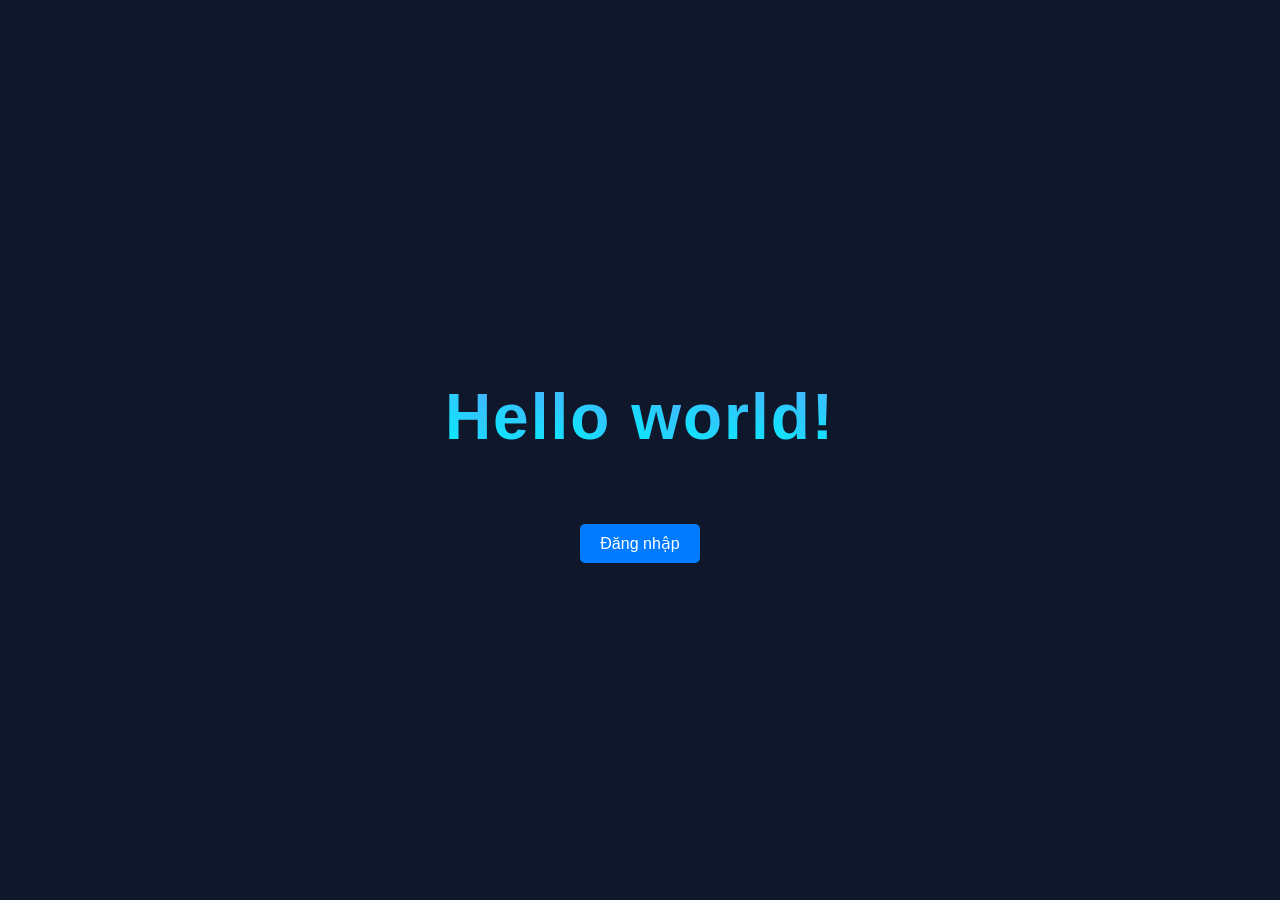
<file: index.html>
<!doctype html>
<html>
  <head>
    <meta charset="UTF-8" />
    <title>Hello World!</title>
    <link rel="stylesheet" href="index.css" />
  </head>
  <body>
    <h1 id="animate-text">Hello world!</h1>
    <p id="sub-text">This is the first file in my new Git Repo.</p>

    <!-- Thay thế đoạn nút bấm cũ ở index.html bằng dòng này -->
    <a
      href="login.html"
      id="login-btn"
      style="text-decoration: none; display: inline-block"
      >Đăng nhập</a
    >

    <script src="index.js"></script>
  </body>
</html>
</file>
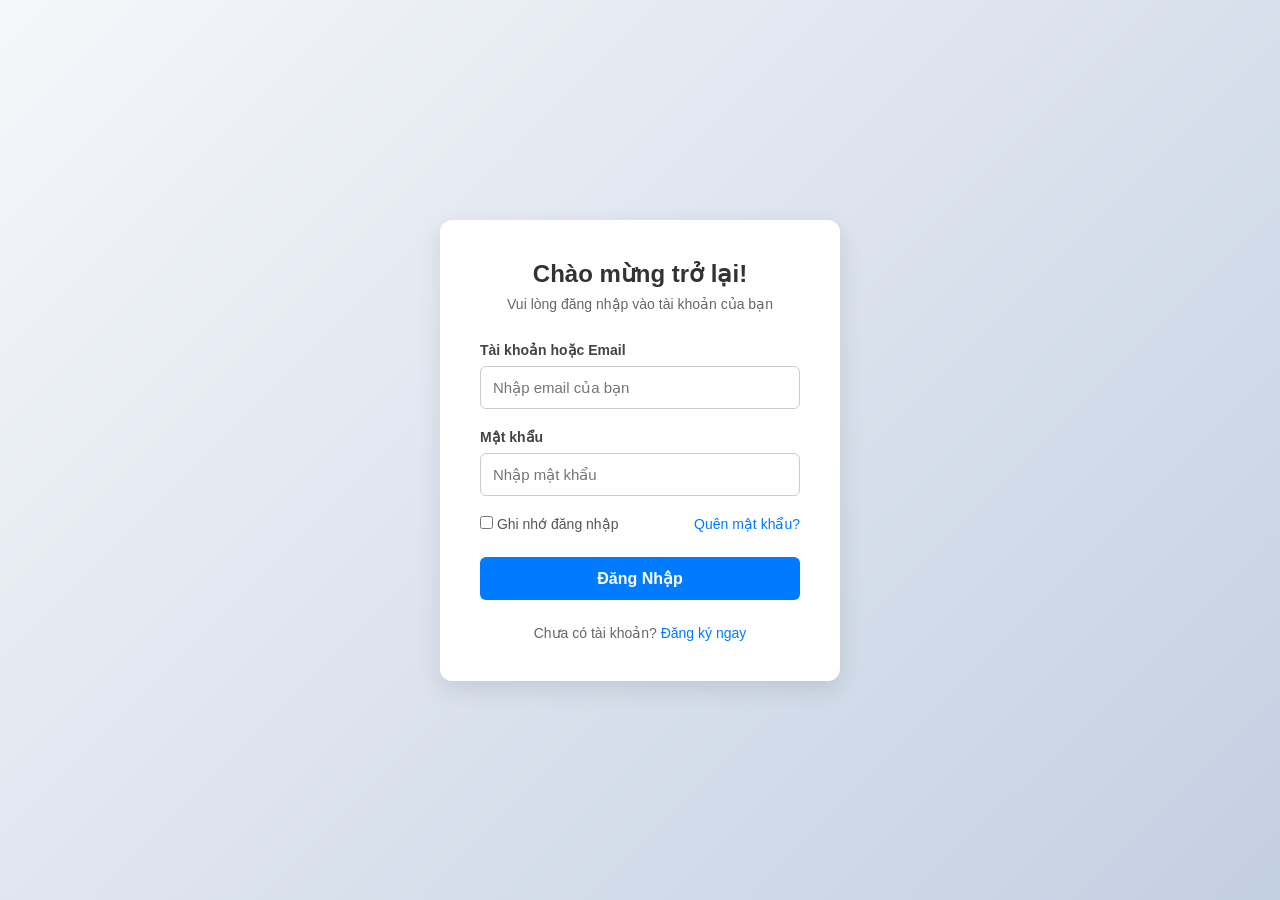
<file: login.html>
<!doctype html>
<html lang="vi">
  <head>
    <meta charset="UTF-8" />
    <meta name="viewport" content="width=device-width, initial-scale=1.0" />
    <title>Đăng Nhập</title>
    <link rel="stylesheet" href="login.css" />
  </head>
  <body>
    <div class="login-container">
      <h2>Chào mừng trở lại!</h2>
      <p class="subtitle">Vui lòng đăng nhập vào tài khoản của bạn</p>

      <form id="login-form">
        <div class="input-group">
          <label for="email">Tài khoản hoặc Email</label>
          <input
            type="text"
            id="email"
            placeholder="Nhập email của bạn"
            required
          />
        </div>

        <div class="input-group">
          <label for="password">Mật khẩu</label>
          <input
            type="password"
            id="password"
            placeholder="Nhập mật khẩu"
            required
          />
        </div>

        <div class="form-actions">
          <label class="remember-me">
            <input type="checkbox" /> Ghi nhớ đăng nhập
          </label>
          <a href="#" class="forgot-pass">Quên mật khẩu?</a>
        </div>

        <button type="submit" class="submit-btn">Đăng Nhập</button>
      </form>

      <p class="register-link">
        Chưa có tài khoản? <a href="#">Đăng ký ngay</a>
      </p>
    </div>
  </body>
</html>
</file>
<file: index.css>
/* Làm nền tối cho chữ nổi bật hơn */
body {
  background-color: #0f172a;
  color: #f8fafc;
  font-family: "Segoe UI", Tahoma, Geneva, Verdana, sans-serif;
  display: flex;
  flex-direction: column;
  justify-content: center;
  align-items: center;
  height: 100vh;
  margin: 0;
  overflow: hidden;
}

/* Định dạng chữ H1 gốc */
h1 {
  font-size: 4rem;
  font-weight: 800;
  letter-spacing: 2px;
  margin-bottom: 10px;
  cursor: pointer;
}

.char {
  display: inline-block;
  opacity: 0;
  transform: translateY(50px);
  transition: all 0.5s cubic-bezier(0.175, 0.885, 0.32, 1.275);

  /* Bản nâng cấp fix lỗi khối chữ nhật */
  background: linear-gradient(45deg, #00f2fe, #4facfe);
  background-clip: text;
  -webkit-background-clip: text;
  -moz-background-clip: text;
  color: transparent;
  -webkit-text-fill-color: transparent;
}

/* Lớp CSS sẽ được JS thêm vào để kích hoạt hiệu ứng */
.char.fade-in {
  opacity: 1;
  transform: translateY(0);
}

/* Hiệu ứng gợn sóng khi hover chuột qua chữ */
.char:hover {
  transform: scale(1.3) translateY(-10px);
  text-shadow: 0 0 20px #4facfe;
}

/* Định dạng đoạn văn dưới */
p {
  color: #94a3b8;
  font-size: 1.2rem;
  opacity: 0;
  transition: opacity 1s ease 1s; /* Xuất hiện sau khi chữ H1 chạy xong */
}

p.show {
  opacity: 1;
}
#login-btn {
  background-color: #007bff;
  color: white;
  border: none;
  padding: 10px 20px;
  border-radius: 5px;
  cursor: pointer;
  font-size: 16px;
}

#login-btn:hover {
  background-color: #0056b3; /* Đổi màu đậm hơn khi di chuột vào */
}
</file>
<file: login.css>
/* Reset căn bản */
* {
  margin: 0;
  padding: 0;
  box-sizing: border-box;
  font-family: "Segoe UI", Tahoma, Geneva, Verdana, sans-serif;
}

body {
  background: linear-gradient(135deg, #f5f7fa 0%, #c3cfe2 100%);
  height: 100vh;
  display: flex;
  justify-content: center;
  align-items: center;
}

/* Khung đăng nhập */
.login-container {
  background: #ffffff;
  padding: 40px;
  border-radius: 12px;
  box-shadow: 0 8px 24px rgba(0, 0, 0, 0.1);
  width: 100%;
  max-width: 400px;
}

h2 {
  color: #333333;
  margin-bottom: 8px;
  text-align: center;
}

.subtitle {
  color: #666666;
  font-size: 14px;
  text-align: center;
  margin-bottom: 30px;
}

/* Các ô nhập liệu */
.input-group {
  margin-bottom: 20px;
}

.input-group label {
  display: block;
  margin-bottom: 8px;
  color: #444444;
  font-size: 14px;
  font-weight: 600;
}

.input-group input {
  width: 100%;
  padding: 12px;
  border: 1px solid #cccccc;
  border-radius: 6px;
  font-size: 15px;
  transition: all 0.3s ease;
}

.input-group input:focus {
  border-color: #007bff;
  outline: none;
  box-shadow: 0 0 0 3px rgba(0, 123, 255, 0.25);
}

/* Checkbox và Quên mật khẩu */
.form-actions {
  display: flex;
  justify-content: space-between;
  align-items: center;
  font-size: 14px;
  margin-bottom: 25px;
}

.remember-me {
  color: #555555;
  cursor: pointer;
}

.forgot-pass,
.register-link a {
  color: #007bff;
  text-decoration: none;
}

.forgot-pass:hover,
.register-link a:hover {
  text-decoration: underline;
}

/* Nút đăng nhập */
.submit-btn {
  width: 100%;
  padding: 12px;
  background-color: #007bff;
  color: white;
  border: none;
  border-radius: 6px;
  font-size: 16px;
  font-weight: bold;
  cursor: pointer;
  transition: background-color 0.2s ease;
}

.submit-btn:hover {
  background-color: #0056b3;
}

.register-link {
  text-align: center;
  margin-top: 25px;
  font-size: 14px;
  color: #666666;
}
</file>
